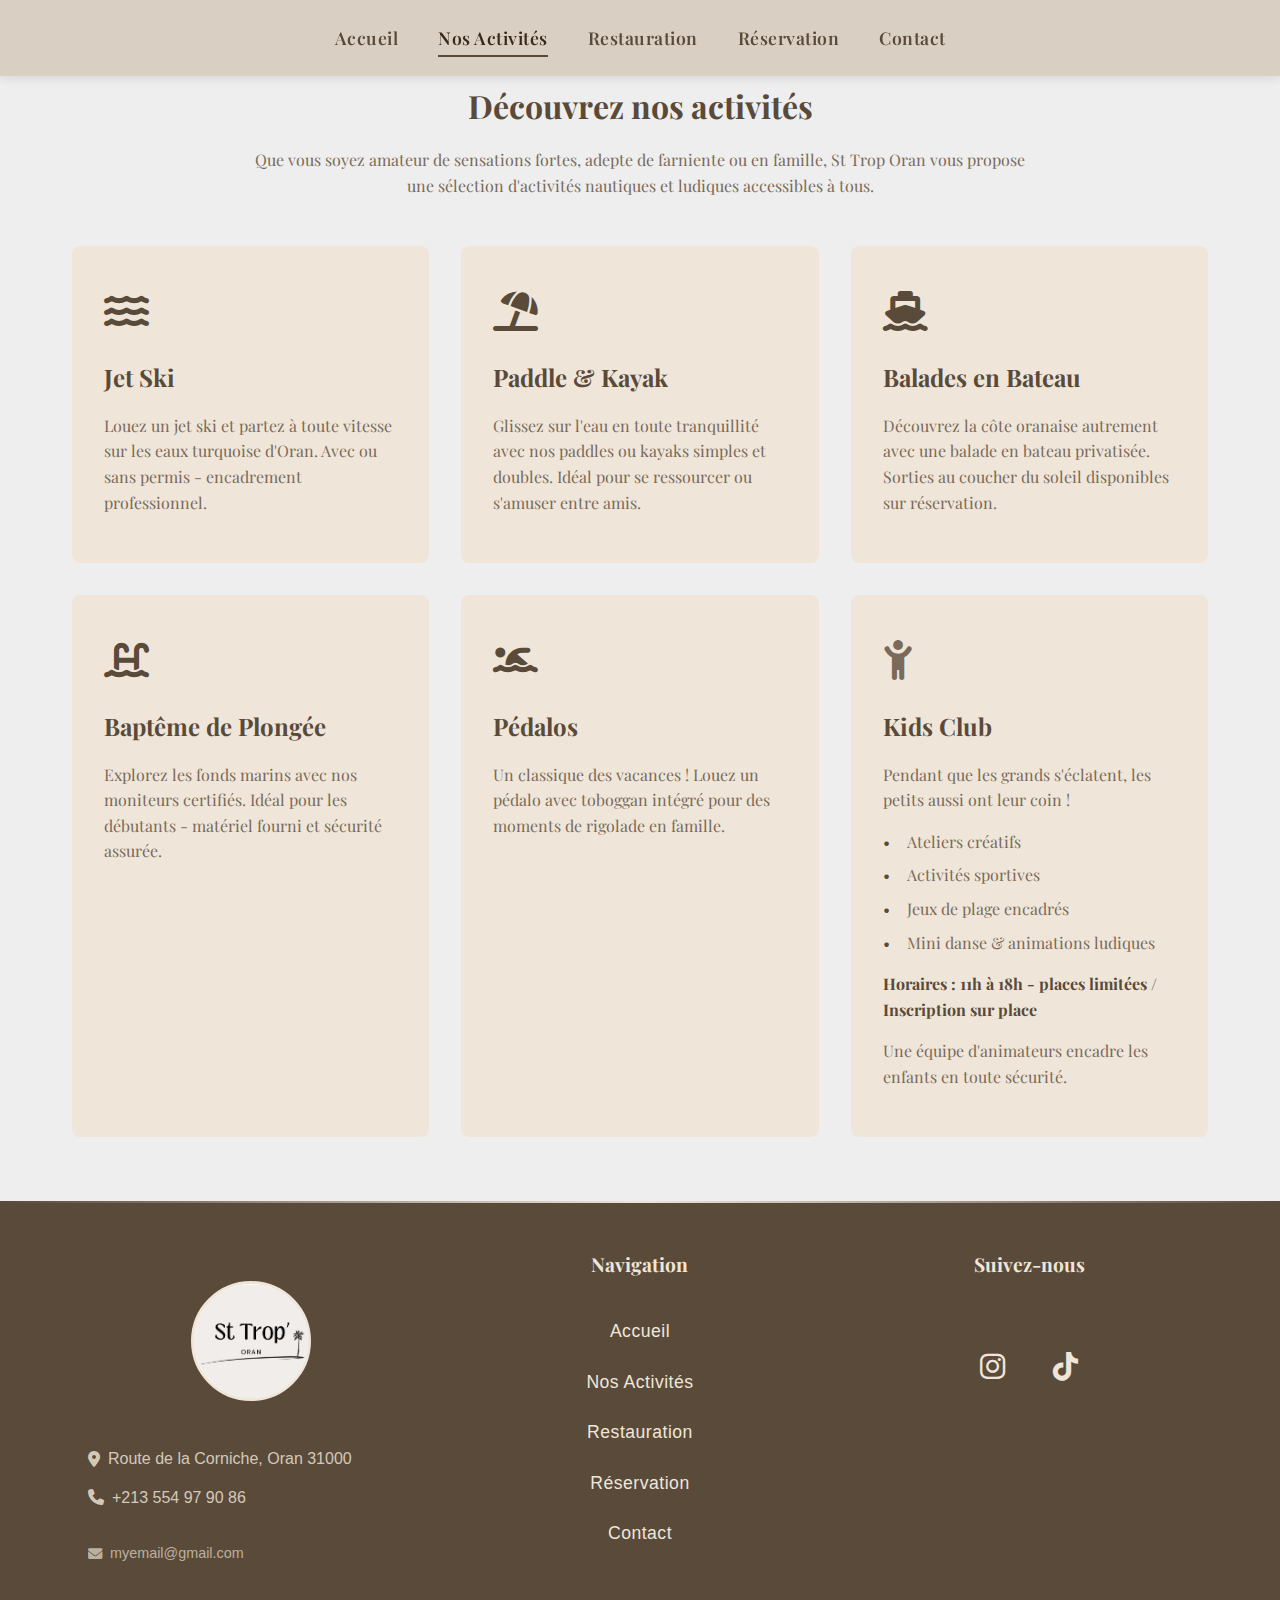
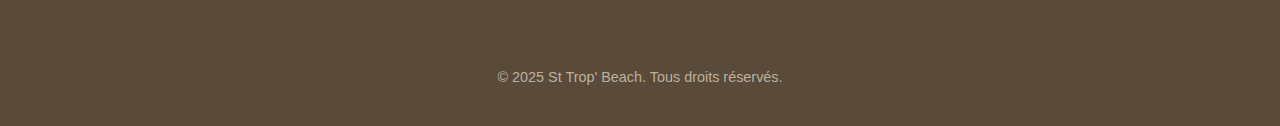
<file: about.html>
<!DOCTYPE html>
<html lang="fr">
<head>
    <meta charset="UTF-8">
    <meta name="viewport" content="width=device-width, initial-scale=1.0">
    <title>St Trop' Beach - Nos Activités</title>
    <link rel="stylesheet" href="stylesheet.css">
    <link rel="stylesheet" href="https://cdnjs.cloudflare.com/ajax/libs/font-awesome/6.7.2/css/all.min.css" integrity="sha512-Evv84Mr4kqVGRNSgIGL/F/aIDqQb7xQ2vcrdIwxfjThSH8CSR7PBEakCr51Ck+w+/U6swU2Im1vVX0SVk9ABhg==" crossorigin="anonymous" referrerpolicy="no-referrer" />
    <link href="https://fonts.googleapis.com/css2?family=Playfair+Display:wght@700&display=swap" rel="stylesheet">
</head>
<body>

    

    <header>


        <button class="mobile-nav-toggle" aria-controls="primary-navigation" aria-expanded="false">
            <i class="fas fa-bars"></i>
            <span class="sr-only">Menu</span>
        </button>
        <nav aria-label="Navigation principale"> 
            <ul id="primary-navigation" data-visible="false">
                <li><a href="index.html">Accueil</a></li>
                <li><a href="about.html" class="active">Nos Activités</a></li>
                <li><a href="restauration.html">Restauration</a></li>
                <li><a href="reservation.html">Réservation</a></li>
                <li><a href="contact.html">Contact</a></li>
            </ul>
        </nav>
    </header>

    <main>
        <section class="activites-container">
            <div class="intro-section">
                <h2>Découvrez nos activités</h2>
                <p>Que vous soyez amateur de sensations fortes, adepte de farniente ou en famille, St Trop Oran vous propose une sélection d'activités nautiques et ludiques accessibles à tous.</p>
            </div>

            <div class="activities-grid">
                <!-- Water Activities -->
                <div class="activity-card">
                    <div class="activity-icon">
                        <i class="fa-solid fa-water"></i>
                    </div>
                    <h3>Jet Ski</h3>
                    <p>Louez un jet ski et partez à toute vitesse sur les eaux turquoise d'Oran. Avec ou sans permis - encadrement professionnel.</p>
                </div>

                <div class="activity-card">
                    <div class="activity-icon">
                        <i class="fa-solid fa-umbrella-beach"></i>
                    </div>
                    <h3>Paddle & Kayak</h3>
                    <p>Glissez sur l'eau en toute tranquillité avec nos paddles ou kayaks simples et doubles. Idéal pour se ressourcer ou s'amuser entre amis.</p>
                </div>

                <div class="activity-card">
                    <div class="activity-icon">
                        <i class="fa-solid fa-ship"></i>
                    </div>
                    <h3>Balades en Bateau</h3>
                    <p>Découvrez la côte oranaise autrement avec une balade en bateau privatisée. Sorties au coucher du soleil disponibles sur réservation.</p>
                </div>

                <div class="activity-card">
                    <div class="activity-icon">
                        <i class="fa-solid fa-water-ladder"></i>
                    </div>
                    <h3>Baptême de Plongée</h3>
                    <p>Explorez les fonds marins avec nos moniteurs certifiés. Idéal pour les débutants - matériel fourni et sécurité assurée.</p>
                </div>

                <div class="activity-card">
                    <div class="activity-icon">
                        <i class="fa-solid fa-person-swimming"></i>
                    </div>
                    <h3>Pédalos</h3>
                    <p>Un classique des vacances ! Louez un pédalo avec toboggan intégré pour des moments de rigolade en famille.</p>
                </div>

                <!-- Kids Club -->
                <div class="activity-card kids-club">
                    <div class="activity-icon">
                        <i class="fa-solid fa-child-reaching"></i>
                    </div>
                    <h3>Kids Club</h3>
                    <p>Pendant que les grands s'éclatent, les petits aussi ont leur coin !</p>
                    <ul>
                        <li>Ateliers créatifs</li>
                        <li>Activités sportives</li>
                        <li>Jeux de plage encadrés</li>
                        <li>Mini danse & animations ludiques</li>
                    </ul>
                    <p class="schedule">Horaires : 11h à 18h - places limitées / Inscription sur place</p>
                    <p>Une équipe d'animateurs encadre les enfants en toute sécurité.</p>
                </div>
            </div>
        </section>
    </main>









<footer class="site-footer">
    <div class="footer-container">
        <!-- Left Column - Contact Info -->
        <div class="footer-column contact-info">
            <div class="logo">
                <img src="logo.jpg" alt="St Trop' Beach Logo">
            </div>
            <div class="contact-details">
                <p><i class="fa-solid fa-location-dot"></i> Route de la Corniche, Oran 31000</p>
                <p><i class="fa-solid fa-phone"></i> +213 554 97 90 86</p>
                <p><i class="fa-solid fa-envelope"></i> myemail@gmail.com</p>
            </div>
        </div>

        <!-- Middle Column - Navigation -->
        <div class="footer-column navigation">
            <h3>Navigation</h3>
            <nav>
                <ul>
                    <li><a href="index.html">Accueil</a></li>
                    <li><a href="about.html">Nos Activités</a></li>
                    <li><a href="restauration.html">Restauration</a></li>
                    <li><a href="reservation.html">Réservation</a></li>
                    <li><a href="contact.html">Contact</a></li>
                </ul>
            </nav>
        </div>

        <!-- Right Column - Social Media -->
        <div class="footer-column social-media">
            <h3>Suivez-nous</h3>
            <div class="social-icons">
                <a href="https://www.instagram.com/st.trop.oran/" aria-label="Instagram"><i class="fa-brands fa-instagram"></i></a>
                <a href="https://www.tiktok.com/@st.trop.oran" aria-label="TikTok"><i class="fa-brands fa-tiktok"></i></a>
            </div>
        </div>
    </div>

    <!-- Footer Bottom -->
    <div class="footer-bottom">
        <p>&copy; 2025 St Trop' Beach. Tous droits réservés.</p>
    </div>
</footer>










<script>
    // Mobile navigation toggle
    const primaryNav = document.querySelector('#primary-navigation');
    const navToggle = document.querySelector('.mobile-nav-toggle');
    
    navToggle.addEventListener('click', () => {
        const visibility = primaryNav.getAttribute('data-visible');
        
        if (visibility === "false") {
            primaryNav.setAttribute('data-visible', "true");
            navToggle.setAttribute('aria-expanded', "true");
            body.classList.add('menu-open');
        } else {
            primaryNav.setAttribute('data-visible', "false");
            navToggle.setAttribute('aria-expanded', "false");
            body.classList.remove('menu-open');
        }
    });

    document.querySelectorAll('#primary-navigation a').forEach(link => {
link.addEventListener('click', () => {
    primaryNav.setAttribute('data-visible', "false");
    navToggle.setAttribute('aria-expanded', "false");
    body.classList.remove('menu-open');
});
});


    // Header scroll behavior
    let lastScroll = 0;
    const header = document.querySelector('header');

    window.addEventListener('scroll', () => {
// Don't hide header if mobile menu is open
if (primaryNav.getAttribute('data-visible') === "true") return;

const currentScroll = window.scrollY;

if (currentScroll <= 0) {
    header.classList.remove('hide');
    return;
}

if (currentScroll > lastScroll && !header.classList.contains('hide')) {
    header.classList.add('hide');
} 
else if (currentScroll < lastScroll && header.classList.contains('hide')) {
    header.classList.remove('hide');
}

lastScroll = currentScroll;
});

    // Lazy load images with Intersection Observer if supported
    if ('IntersectionObserver' in window) {
        const lazyImages = document.querySelectorAll('img[loading="lazy"]');
        
        const imageObserver = new IntersectionObserver((entries) => {
            entries.forEach((entry) => {
                if (entry.isIntersecting) {
                    const img = entry.target;
                    img.src = img.dataset.src || img.src;
                    imageObserver.unobserve(img);
                }
            });
        });

        lazyImages.forEach((img) => {
            imageObserver.observe(img);
        });

        
    }


    
</script>
<div class="nav-backdrop"></div>
</body>
</html>
</file>
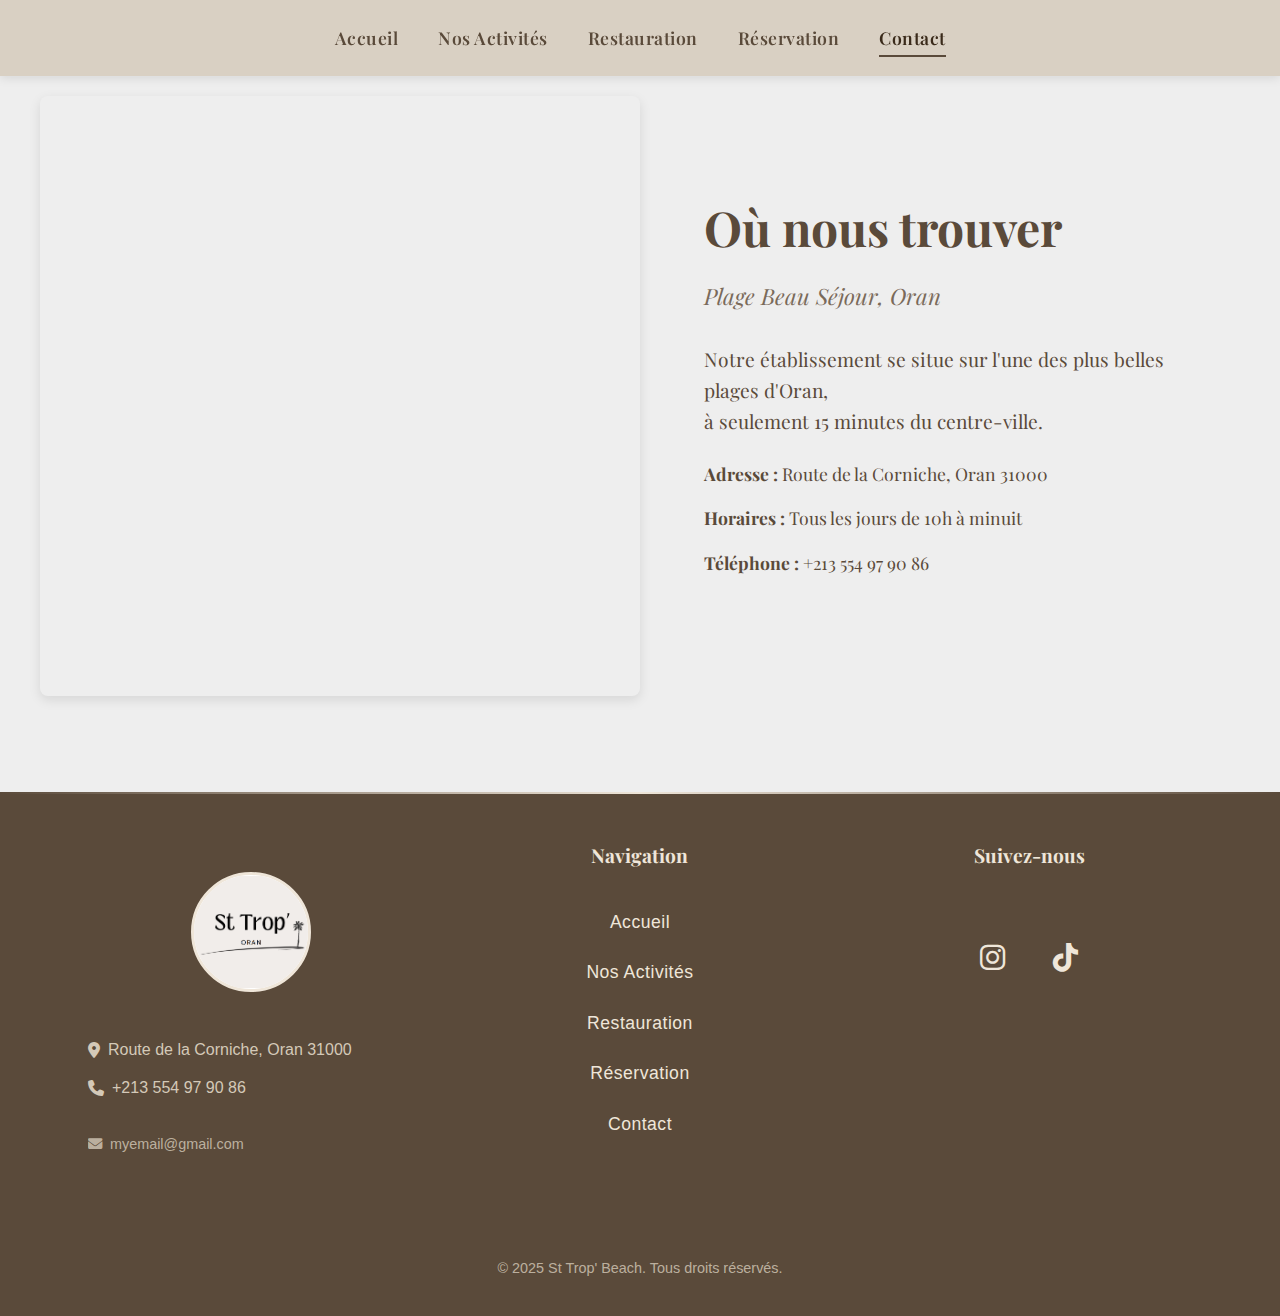
<file: contact.html>
<!DOCTYPE html>
<html lang="fr">
<head>
    <meta charset="UTF-8">
    <meta name="viewport" content="width=device-width, initial-scale=1.0">
    <title>St Trop' Beach - Contact</title>
    <link rel="stylesheet" href="stylesheet.css">
    
    <link rel="stylesheet" href="https://cdnjs.cloudflare.com/ajax/libs/font-awesome/6.7.2/css/all.min.css" integrity="sha512-Evv84Mr4kqVGRNSgIGL/F/aIDqQb7xQ2vcrdIwxfjThSH8CSR7PBEakCr51Ck+w+/U6swU2Im1vVX0SVk9ABhg==" crossorigin="anonymous" referrerpolicy="no-referrer" />
    <link href="https://fonts.googleapis.com/css2?family=Playfair+Display:wght@700&display=swap" rel="stylesheet">
</head>
<body>
    <header>

        <button class="mobile-nav-toggle" aria-controls="primary-navigation" aria-expanded="false">
            <i class="fas fa-bars"></i>
            <span class="sr-only">Menu</span>
        </button>
        <nav aria-label="Navigation principale">
            <ul id="primary-navigation" data-visible="false">
                <li><a href="index.html">Accueil</a></li>
                <li><a href="about.html">Nos Activités</a></li>
                <li><a href="restauration.html">Restauration</a></li>
                <li><a href="reservation.html">Réservation</a></li>
                <li><a href="contact.html" class="active">Contact</a></li>
            </ul>
        </nav>
    </header>

    
    <section class="location-section">
        <div class="location-content">
          <div class="location-map">
            <iframe 
              src="https://www.google.com/maps/embed?pb=!1m18!1m12!1m3!1d3237.657612980757!2d-0.7895095!3d35.7592194!2m3!1f0!2f0!3f0!3m2!1i1024!2i768!4f13.1!3m3!1m2!1s0xd7e9b981214eb67%3A0x6f26ab66265902d4!2sSt%20TROP%20BEACH!5e0!3m2!1sfr!2sdz!4v1745186996394!5m2!1sfr!2sdz"
              width="100%"
              height="100%"
              style="border:0;"
              allowfullscreen=""
              loading="lazy"
              referrerpolicy="no-referrer-when-downgrade">
            </iframe>
          </div>
          <div class="location-text">
            <h2>Où nous trouver</h2>
            <p class="sous-titre">Plage Beau Séjour, Oran</p>
            <p class="description">
              Notre établissement se situe sur l'une des plus belles plages d'Oran,<br>
              à seulement 15 minutes du centre-ville.
            </p>
            <div class="location-details">
              <p><strong>Adresse :</strong> Route de la Corniche, Oran 31000</p>
              <p><strong>Horaires :</strong> Tous les jours de 10h à minuit</p>
              <p><strong>Téléphone :</strong> +213 554 97 90 86</p>
            </div>
          </div>
        </div>
      </section>






   
      <script>
        // Mobile navigation toggle
        const primaryNav = document.querySelector('#primary-navigation');
        const navToggle = document.querySelector('.mobile-nav-toggle');
        
        navToggle.addEventListener('click', () => {
            const visibility = primaryNav.getAttribute('data-visible');
            
            if (visibility === "false") {
                primaryNav.setAttribute('data-visible', "true");
                navToggle.setAttribute('aria-expanded', "true");
                body.classList.add('menu-open');
            } else {
                primaryNav.setAttribute('data-visible', "false");
                navToggle.setAttribute('aria-expanded', "false");
                body.classList.remove('menu-open');
            }
        });

        document.querySelectorAll('#primary-navigation a').forEach(link => {
    link.addEventListener('click', () => {
        primaryNav.setAttribute('data-visible', "false");
        navToggle.setAttribute('aria-expanded', "false");
        body.classList.remove('menu-open');
    });
});


        // Header scroll behavior
        let lastScroll = 0;
        const header = document.querySelector('header');

        window.addEventListener('scroll', () => {
    // Don't hide header if mobile menu is open
    if (primaryNav.getAttribute('data-visible') === "true") return;
    
    const currentScroll = window.scrollY;

    if (currentScroll <= 0) {
        header.classList.remove('hide');
        return;
    }

    if (currentScroll > lastScroll && !header.classList.contains('hide')) {
        header.classList.add('hide');
    } 
    else if (currentScroll < lastScroll && header.classList.contains('hide')) {
        header.classList.remove('hide');
    }

    lastScroll = currentScroll;
});

        // Lazy load images with Intersection Observer if supported
        if ('IntersectionObserver' in window) {
            const lazyImages = document.querySelectorAll('img[loading="lazy"]');
            
            const imageObserver = new IntersectionObserver((entries) => {
                entries.forEach((entry) => {
                    if (entry.isIntersecting) {
                        const img = entry.target;
                        img.src = img.dataset.src || img.src;
                        imageObserver.unobserve(img);
                    }
                });
            });

            lazyImages.forEach((img) => {
                imageObserver.observe(img);
            });

            
        }


        
</script>
<div class="nav-backdrop"></div>
    






    <footer class="site-footer">
      <div class="footer-container">
          <!-- Left Column - Contact Info -->
          <div class="footer-column contact-info">
              <div class="logo">
                  <img src="logo.jpg" alt="St Trop' Beach Logo">
              </div>
              <div class="contact-details">
                  <p><i class="fa-solid fa-location-dot"></i> Route de la Corniche, Oran 31000</p>
                  <p><i class="fa-solid fa-phone"></i> +213 554 97 90 86</p>
                  <p><i class="fa-solid fa-envelope"></i> myemail@gmail.com</p>
              </div>
          </div>
  
          <!-- Middle Column - Navigation -->
          <div class="footer-column navigation">
              <h3>Navigation</h3>
              <nav>
                  <ul>
                      <li><a href="index.html">Accueil</a></li>
                      <li><a href="about.html">Nos Activités</a></li>
                      <li><a href="restauration.html">Restauration</a></li>
                      <li><a href="reservation.html">Réservation</a></li>
                      <li><a href="contact.html">Contact</a></li>
                  </ul>
              </nav>
          </div>
  
          <!-- Right Column - Social Media -->
          <div class="footer-column social-media">
              <h3>Suivez-nous</h3>
              <div class="social-icons">
                <a href="https://www.instagram.com/st.trop.oran/" aria-label="Instagram"><i class="fa-brands fa-instagram"></i></a>
                <a href="https://www.tiktok.com/@st.trop.oran" aria-label="TikTok"><i class="fa-brands fa-tiktok"></i></a>
            
              </div>
          </div>
      </div>
  
      <!-- Footer Bottom -->
      <div class="footer-bottom">
          <p>&copy; 2025 St Trop' Beach. Tous droits réservés.</p>
      </div>
  </footer>




</body>

</html>
</file>
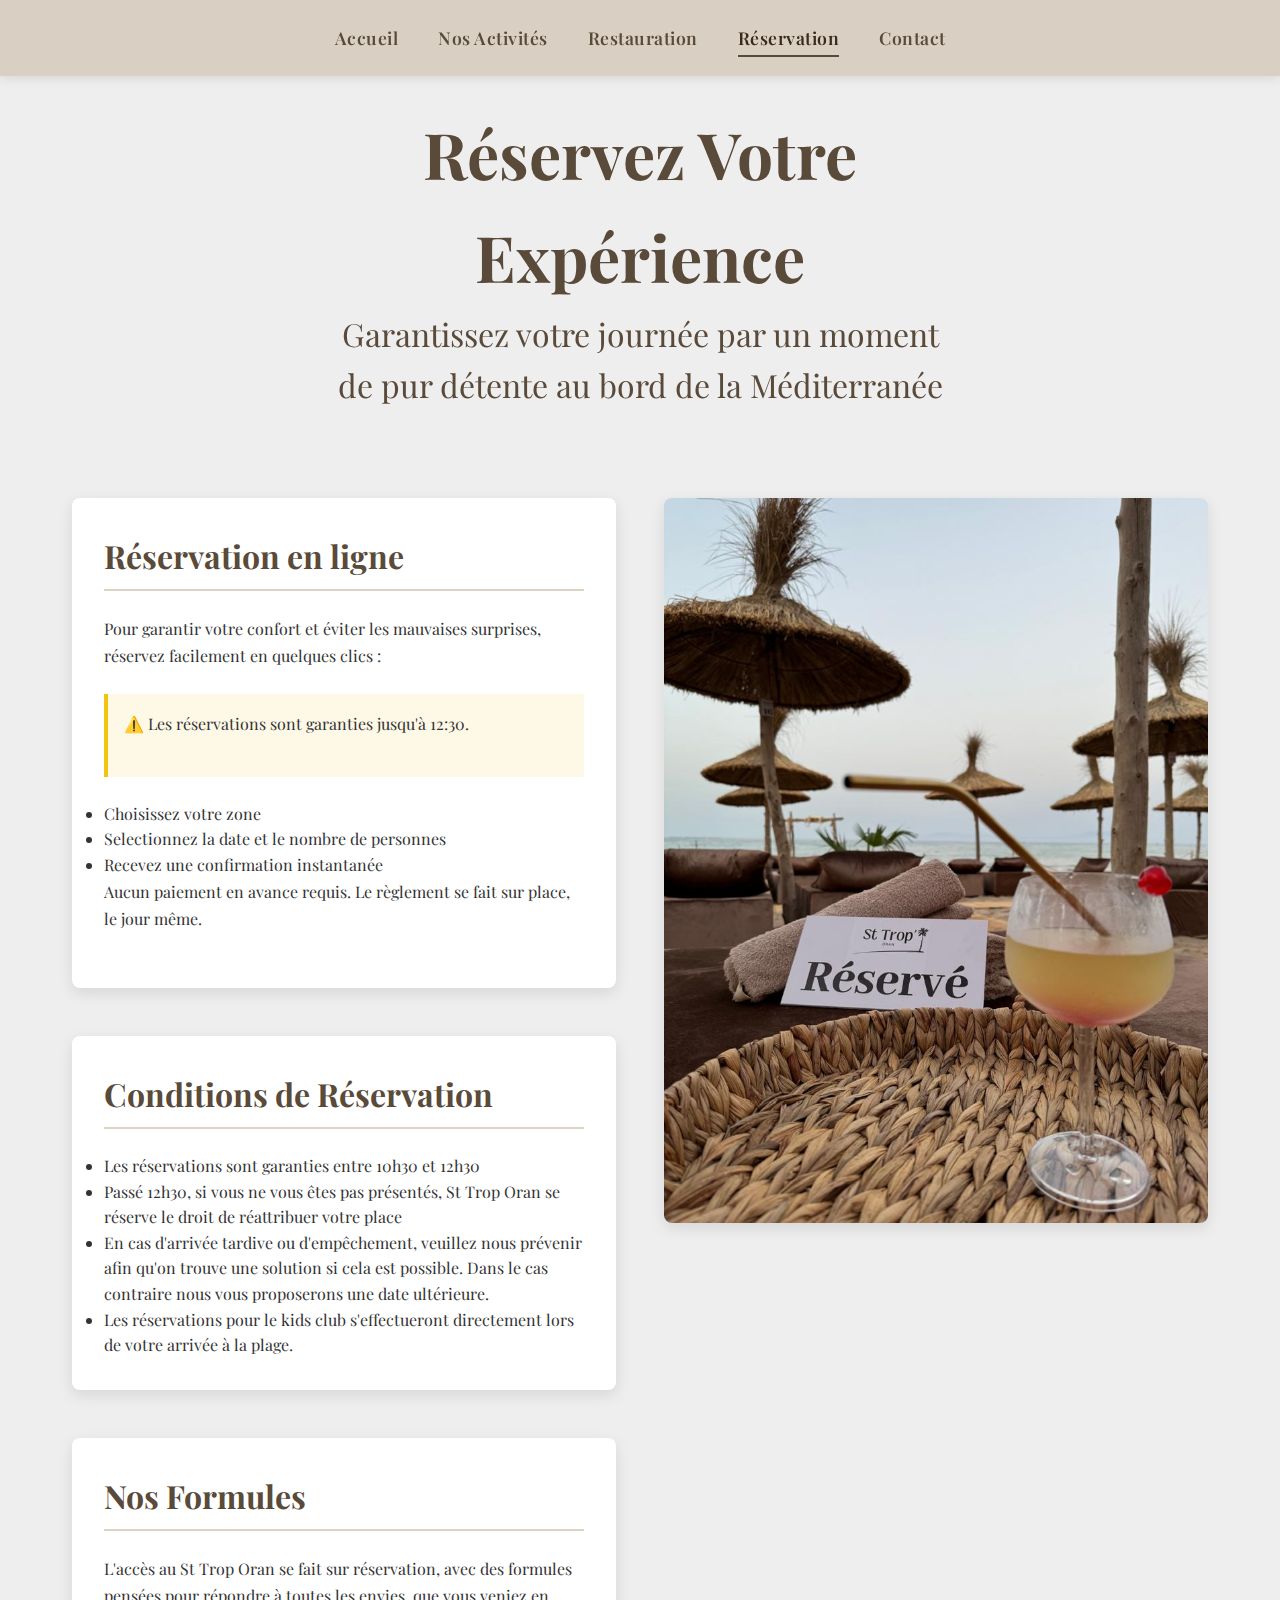
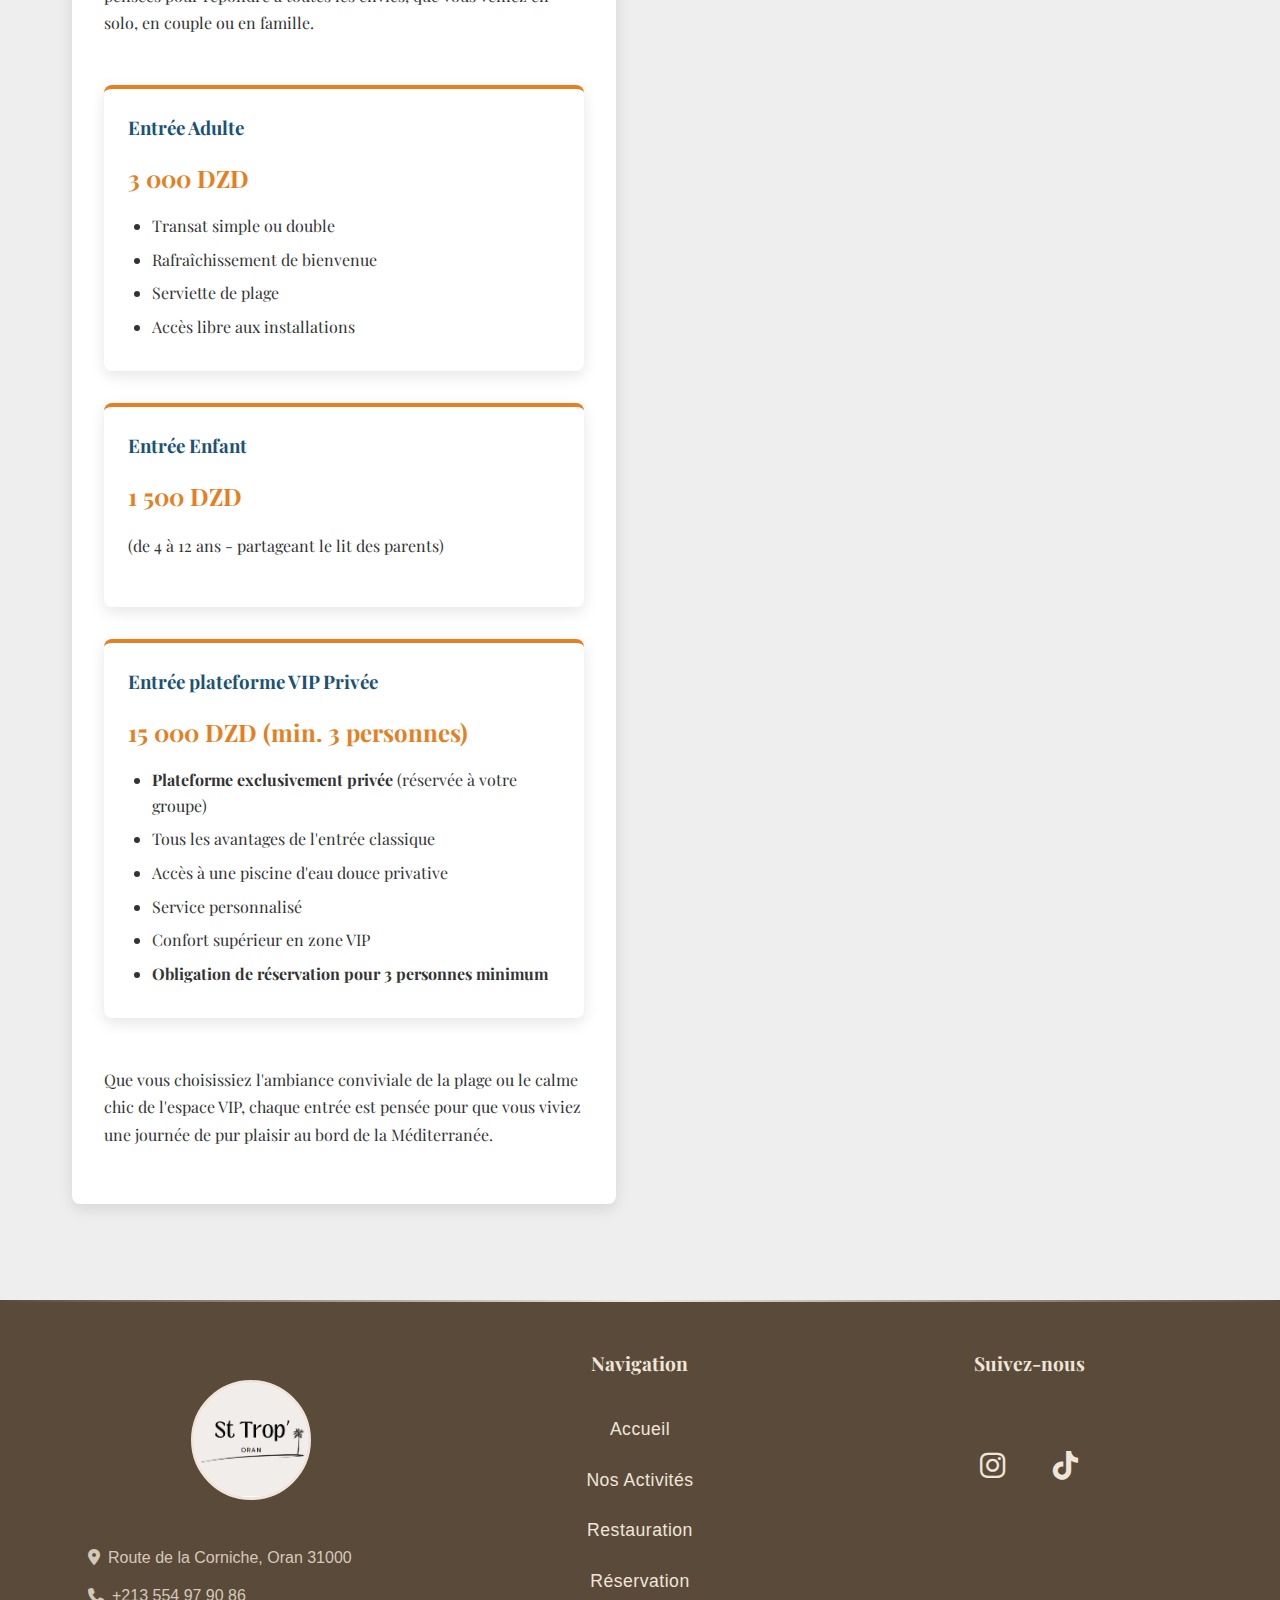
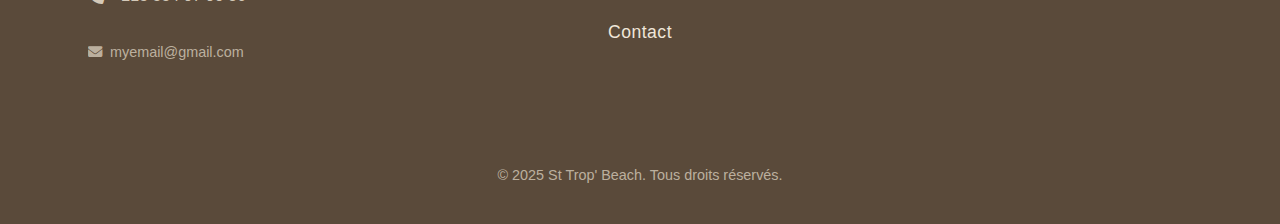
<file: reservation.html>
<!DOCTYPE html>
<html lang="fr">
<head>
    <meta charset="UTF-8">
    <meta name="viewport" content="width=device-width, initial-scale=1.0">
    <title>St Trop' Beach - Réservation</title>
    <link rel="stylesheet" href="stylesheet.css">
    
    <link rel="stylesheet" href="https://cdnjs.cloudflare.com/ajax/libs/font-awesome/6.7.2/css/all.min.css" integrity="sha512-Evv84Mr4kqVGRNSgIGL/F/aIDqQb7xQ2vcrdIwxfjThSH8CSR7PBEakCr51Ck+w+/U6swU2Im1vVX0SVk9ABhg==" crossorigin="anonymous" referrerpolicy="no-referrer" />
    <link href="https://fonts.googleapis.com/css2?family=Playfair+Display:wght@700&display=swap" rel="stylesheet">
</head>
<body>
    <header>

        <button class="mobile-nav-toggle" aria-controls="primary-navigation" aria-expanded="false">
            <i class="fas fa-bars"></i>
            <span class="sr-only">Menu</span>
        </button>
        <nav aria-label="Navigation principale">
            <ul id="primary-navigation" data-visible="false">
                <li><a href="index.html">Accueil</a></li>
                <li><a href="about.html">Nos Activités</a></li>
                <li><a href="restauration.html">Restauration</a></li>
                <li><a href="reservation.html" class="active">Réservation</a></li>
                <li><a href="contact.html">Contact</a></li>
            </ul>
        </nav>
    </header>






    <main>
        <section class="reservation-hero">
            <div class="hero-content">
                <h1>Réservez Votre Expérience</h1>
                <p>Garantissez votre journée par un moment de pur détente au bord de la Méditerranée</p>
            </div>
        </section>

        <section class="reservation-container">
            <div class="reservation-content">
                <div class="info-section">
                    <h2>Réservation en ligne</h2>
                    <p>Pour garantir votre confort et éviter les mauvaises surprises, réservez facilement en quelques clics :</p>
                    
                    <div class="warning-note">
                        <p>⚠️ Les réservations sont garanties jusqu'à 12:30.</p>
                    </div>
                    
                    <ul>
                        <li>Choisissez votre zone</li>
                        <li>Selectionnez la date et le nombre de personnes</li>
                        <li>Recevez une confirmation instantanée</li>
                    </ul>
                    
                    <p>Aucun paiement en avance requis. Le règlement se fait sur place, le jour même.</p>
                </div>

                <div class="info-section">
                    <h2>Conditions de Réservation</h2>
                    <ul>
                        <li>Les réservations sont garanties entre 10h30 et 12h30</li>
                        <li>Passé 12h30, si vous ne vous êtes pas présentés, St Trop Oran se réserve le droit de réattribuer votre place</li>
                        <li>En cas d'arrivée tardive ou d'empêchement, veuillez nous prévenir afin qu'on trouve une solution si cela est possible. Dans le cas contraire nous vous proposerons une date ultérieure.</li>
                        <li>Les réservations pour le kids club s'effectueront directement lors de votre arrivée à la plage.</li>
                    </ul>
                </div>

                <div class="info-section">
                    <h2>Nos Formules</h2>
                    <p>L'accès au St Trop Oran se fait sur réservation, avec des formules pensées pour répondre à toutes les envies, que vous veniez en solo, en couple ou en famille.</p>
                    
                    <div class="price-cards">
                        <div class="price-card">
                            <h3>Entrée Adulte</h3>
                            <div class="price">3 000 DZD</div>
                            <ul>
                                <li>Transat simple ou double</li>
                                <li>Rafraîchissement de bienvenue</li>
                                <li>Serviette de plage</li>
                                <li>Accès libre aux installations</li>
                            </ul>
                        </div>
                        
                        <div class="price-card">
                            <h3>Entrée Enfant</h3>
                            <div class="price">1 500 DZD</div>
                            <p>(de 4 à 12 ans - partageant le lit des parents)</p>
                        </div>
                        <div class="price-card">
                            <h3>Entrée plateforme VIP <span class="private-badge">Privée</span></h3>
                            <div class="price">15 000 DZD <span class="group-note">(min. 3 personnes)</span></div>
                            <ul>
                                <li><strong>Plateforme exclusivement privée</strong> (réservée à votre groupe)</li>
                                <li>Tous les avantages de l'entrée classique</li>
                                <li>Accès à une piscine d'eau douce privative</li>
                                <li>Service personnalisé</li>
                                <li>Confort supérieur en zone VIP</li>
                                <li><strong>Obligation de réservation pour 3 personnes minimum</strong></li>
                            </ul>
                        </div>
                    </div>
                    
                    <p>Que vous choisissiez l'ambiance conviviale de la plage ou le calme chic de l'espace VIP, chaque entrée est pensée pour que vous viviez une journée de pur plaisir au bord de la Méditerranée.</p>
                </div>
            </div>
            
            <div class="reservation-image">
                <img src="reservation.jpg" alt="Espace VIP du St Trop Oran avec transats face à la mer" loading="lazy">
            </div>
        </section>
    </main>






    <footer class="site-footer">
        <div class="footer-container">
            <!-- Left Column - Contact Info -->
            <div class="footer-column contact-info">
                <div class="logo">
                    <img src="logo.jpg" alt="St Trop' Beach Logo">
                </div>
                <div class="contact-details">
                    <p><i class="fa-solid fa-location-dot"></i> Route de la Corniche, Oran 31000</p>
                    <p><i class="fa-solid fa-phone"></i> +213 554 97 90 86</p>
                    <p><i class="fa-solid fa-envelope"></i> myemail@gmail.com</p>
                </div>
            </div>
    
            <!-- Middle Column - Navigation -->
            <div class="footer-column navigation">
                <h3>Navigation</h3>
                <nav>
                    <ul>
                        <li><a href="index.html">Accueil</a></li>
                        <li><a href="about.html">Nos Activités</a></li>
                        <li><a href="restauration.html">Restauration</a></li>
                        <li><a href="reservation.html">Réservation</a></li>
                        <li><a href="contact.html">Contact</a></li>
                    </ul>
                </nav>
            </div>
    
            <!-- Right Column - Social Media -->
            <div class="footer-column social-media">
                <h3>Suivez-nous</h3>
                <div class="social-icons">
                    <a href="https://www.instagram.com/st.trop.oran/" aria-label="Instagram"><i class="fa-brands fa-instagram"></i></a>
                    <a href="https://www.tiktok.com/@st.trop.oran" aria-label="TikTok"><i class="fa-brands fa-tiktok"></i></a>    
                </div>
            </div>
        </div>
    
        <!-- Footer Bottom -->
        <div class="footer-bottom">
            <p>&copy; 2025 St Trop' Beach. Tous droits réservés.</p>
        </div>
    </footer>





    <script>
        // Mobile navigation toggle
        const primaryNav = document.querySelector('#primary-navigation');
        const navToggle = document.querySelector('.mobile-nav-toggle');
        
        navToggle.addEventListener('click', () => {
            const visibility = primaryNav.getAttribute('data-visible');
            
            if (visibility === "false") {
                primaryNav.setAttribute('data-visible', "true");
                navToggle.setAttribute('aria-expanded', "true");
                body.classList.add('menu-open');
            } else {
                primaryNav.setAttribute('data-visible', "false");
                navToggle.setAttribute('aria-expanded', "false");
                body.classList.remove('menu-open');
            }
        });

        document.querySelectorAll('#primary-navigation a').forEach(link => {
    link.addEventListener('click', () => {
        primaryNav.setAttribute('data-visible', "false");
        navToggle.setAttribute('aria-expanded', "false");
        body.classList.remove('menu-open');
    });
});


        // Header scroll behavior
        let lastScroll = 0;
        const header = document.querySelector('header');

        window.addEventListener('scroll', () => {
    // Don't hide header if mobile menu is open
    if (primaryNav.getAttribute('data-visible') === "true") return;
    
    const currentScroll = window.scrollY;

    if (currentScroll <= 0) {
        header.classList.remove('hide');
        return;
    }

    if (currentScroll > lastScroll && !header.classList.contains('hide')) {
        header.classList.add('hide');
    } 
    else if (currentScroll < lastScroll && header.classList.contains('hide')) {
        header.classList.remove('hide');
    }

    lastScroll = currentScroll;
});

        // Lazy load images with Intersection Observer if supported
        if ('IntersectionObserver' in window) {
            const lazyImages = document.querySelectorAll('img[loading="lazy"]');
            
            const imageObserver = new IntersectionObserver((entries) => {
                entries.forEach((entry) => {
                    if (entry.isIntersecting) {
                        const img = entry.target;
                        img.src = img.dataset.src || img.src;
                        imageObserver.unobserve(img);
                    }
                });
            });

            lazyImages.forEach((img) => {
                imageObserver.observe(img);
            });

            
        }


        
</script>
<div class="nav-backdrop"></div>
    





</body>

</html>
</file>
<file: stylesheet.css>
/* ===== BASE STYLES ===== */
:root {
    --primary-color: #EFE6D9;
    --secondary-color: #5A4A3A;
    --accent-color: #d4c9b8ce;
    --text-color: #333;
    --light-text: #7A6A5A;
  }
  
  * {
    margin: 0;
    padding: 0;
    box-sizing: border-box;
  }
  
  html {
    scroll-behavior: smooth;
  }
  
  body {
    background-color: #eee;
    font-family: 'Playfair Display', serif;
    color: var(--text-color);
    line-height: 1.6;
  }
  
  header {
    background: var(--accent-color); /* Semi-transparent white */
    box-shadow: 0 2px 10px rgba(0, 0, 0, 0.1);
    transition: transform 0.3s ease-in-out;
    padding: 1.5rem 2rem;
    position: fixed;
    width: 100%;
    top: 0;
    z-index: 1000;
  }
  
  nav ul {
    display: flex;
    justify-content: center;
    list-style: none;
    gap: 2.5rem;
  }
  
  nav a {
    text-decoration: none;
    color: var(--secondary-color);
    font-weight: 600;
    font-size: 1.1rem;
    letter-spacing: 0.5px;
    transition: color 0.3s ease;
    position: relative;
    padding: 0.5rem 0;
  }
  
  nav a:hover {
    color: #3A2A1A;
  }
    
  nav a.active::after {
    content: '';
    position: absolute;
    bottom: 0;
    left: 0;
    width: 100%;
    height: 2px;
    background-color: var(--secondary-color);
  }
  

  nav a.active {
    color: #3A2A1A;
    background-color: none;
}

/* Hide class for scroll behavior */
header.hide {
    transform: translateY(-100%);
}

  /* ===== HERO SECTION ===== */
  .hero {
    position: relative;
    width: 100%;
    height: 100vh;
    overflow: hidden;
    display: flex;
    align-items: center;
    justify-content: center;
    text-align: center;
    color: white;
    margin-top: 0px; /* Offset for fixed header */
  }
  
  .hero::before {
    content: "";
    background-size: cover;
    background-position: center;
    position: absolute;
    top: 0;
    left: 0;
    width: 100%;
    height: 100%;
    z-index: -1;
    filter: brightness(0.7);
  }
  
  .hero-content {
    color: white;
    font-size: 2rem;
    max-width: 800px;
    padding: 6rem;
    padding-top: 10rem;
    z-index: 1;
    animation: fadeInUp 1s ease-out;
    
  }
  
  .hero h1 {
    font-family: 'Playfair Display', serif;
    font-size: 4.5rem;
    margin-bottom: 1.5rem;
    line-height: 1.2;
    text-shadow: 1px 1px 3px rgba(0, 0, 0, 0.3);
  }
  
  .hero p {
    font-size: 1.8rem;
    margin-bottom: 2.5rem;
    text-shadow: 1px 1px 2px rgba(0, 0, 0, 0.3);
  }
  
  .btn {
    display: inline-block;
    background-color: var(--secondary-color);
    color: var(--primary-color);
    padding: 1rem 2.5rem;
    text-decoration: none;
    border-radius: 30px;
    font-size: 1.2rem;
    font-weight: 600;
    transition: all 0.3s ease;
    border: 2px solid transparent;
    letter-spacing: 0.5px;
  }
  
  .btn:hover {
    cursor: pointer;
    background-color: transparent;
    color: white;
    border-color: white;
    transform: translateY(-3px);
    box-shadow: 0 5px 15px rgba(0, 0, 0, 0.2);
  }































  .terrasse-section{
    margin-bottom: 60px;
    background-color: #eeeeee;
      overflow: hidden; /* Prevent scrolling within sections */
      width: 100%;
      padding: 2rem 0;
  }
  
  .terrasse-content{
      display: flex;
      align-items: flex-start;
      justify-content: space-between;
      max-width: 1200px;
      margin: 0 auto;
      padding: 0 1rem;
      gap: 2rem;   
     }

     .terrasse-content {
      flex-direction: row-reverse;
  }
  
  /* Image Container - 65% width */
  .terrasse-image {
    flex: 1;
    min-width: 60%;
    height: 100%;
    display: flex;
    align-items: flex-start;
  }
  
  .terrasse-image img{
      width: 100%;
      height: auto;
      object-fit: cover;
      max-height: 100%;
  }
  
.terrasse-heading{
  order: 1;
}
  
  /* Text Container - 35% width */
  .terrasse-text {
      min-width: 40%; /* Precise width instead of flex:1 */
      flex: 1;
  }
  
  /* ===== CONSERVED YOUR EXACT TEXT STYLES ===== */
  .terrasse-text h2{
      font-size: 3.5rem;
      color: #5A4A3A;
      margin-bottom: 1.5rem;
      font-family: 'Playfair Display', serif;
      line-height: 1.2;
  }
  
  .terrasse-text .sous-titre {
    order: 3;
      font-size: 1.5rem;
      color: #7A6A5A;
      margin-bottom: 2rem;
      font-style: italic;
      font-family: 'Playfair Display', serif;
  }
  
  .terrasse-text .description{
      font-size: 1.2rem;
      line-height: 1.8;
      color: #5A4A3A;
      margin-bottom: 3rem;
  }
  


/* Add this to your CSS */
.beach-cta {
    background-color: #eee;
    width: 100%;
    position: relative;
    margin-bottom: 0;
  }
  
  

/* Add inner shadow to beach image */
.beach-image-wrapper {
    width: 100%;
    height: 95vh;
    position: relative;
    overflow: hidden; /* Ensures shadow stays contained */
  }

  
  /* Ensure text stays above shadow */
  .beach-overlay {
    position: absolute;
    top: 0;
    left: 0;
    width: 100%;
    height: 100%;
    display: flex;
    justify-content: center;
    align-items: center;
    text-align: center;
    z-index: 2;
    padding: 0 2rem;
  }



  
  .beach-image-wrapper img {
    width: 100%;
    height: 100%;
    object-fit: cover;
    filter: brightness(0.7); /* Darkens the image */
  }

  
  .beach-title {
    font-family: 'Playfair Display', serif;
    font-size: 3.5rem;
    color: white;
    text-shadow: 2px 2px 8px rgba(0, 0, 0, 0.5);
    line-height: 1.3;
    letter-spacing: 1px;
  }




@media (max-width: 767px) {
    .beach-cta {
        margin-bottom: 0;
    }
    
    .beach-title {
        font-size: 2.5rem;
    }
    
    .location-section {
        padding: 4rem 1rem; /* Adjusted mobile padding */
    }
    
    .location-content {
        flex-direction: column;
        height: auto;
    }
    
    .location-text {
        width: 100%;
        padding: 0;
        order: 1;
        margin-bottom: 2rem;
    }
    
    .location-map {
        width: 100%;
        height: 400px;
        order: 2;
    }
    
    /* Typography adjustments */
    .location-text h2 {
        font-size: 2rem;
    }
    
    .location-text .sous-titre {
        font-size: 1.2rem;
    }
    
    .location-text .description,
    .location-details p {
        font-size: 1rem;
    }
}

/* ===== SMALL MOBILE (480px and below) ===== */
@media (max-width: 480px) {
    .beach-title {
        font-size: 2rem;
    }
    
    .location-section {
        padding: 3rem 1rem;
    }
    
    .location-map {
        height: 300px;
    }
}



/*restauration css*/

/* Menu Styling */
.menu-category {
    margin-bottom: 3rem;
}

.menu-category h3 {
    font-family: 'Playfair Display', serif;
    color: #5A4A3A;
    font-size: 2rem;
    border-bottom: 2px solid #D4C9B8;
    padding-bottom: 0.5rem;
    margin-bottom: 1.5rem;
}

.menu-item {
    margin-bottom: 1.5rem;
}

.menu-item h4 {
    font-size: 1.4rem;
    color: #5A4A3A;
    margin-bottom: 0.5rem;
    display: flex;
    justify-content: space-between;
}

.menu-item p {
    font-size: 1.1rem;
    color: #7A6A5A;
    font-style: italic;
    margin-left: 1rem;
}

.price {
    font-weight: 600;
    color: #5A4A3A;
}

/* Pairing Section */
.pairing {
    background-color: rgba(212, 201, 184, 0.2);
    padding: 2rem;
    border-radius: 10px;
    margin: 3rem 0;
}

/* Chef's Special */
.chef-special {
    text-align: center;
    padding: 2rem;
}

.chef-special img {
    width: 100%;
    max-height: 400px;
    object-fit: cover;
    border-radius: 10px;
    margin-top: 1rem;
}






/* ===== BASE STYLES ===== */
.algeria-section,
.terrasse-section {
  width: 100%;
  padding: 4rem 1rem;
  background-color: #eeeeee;
  box-sizing: border-box;
}

/* ===== DESKTOP LAYOUT ===== */
.algeria-content,
.terrasse-content {
  display: flex;
  align-items: flex-start;
  max-width: 1200px;
  margin: 0 auto;
  gap: 3rem;
}

/* First section - image on right */
.algeria-content {
  flex-direction: row;
}

/* Second section - image on left */
.terrasse-content {
  flex-direction: row-reverse;
}

/* Image containers */
.algeria-image,
.terrasse-image {
  flex: 0 0 60%;
}

.algeria-image img,
.terrasse-image img {
  width: 100%;
  height: auto;
  object-fit: cover;
  border-radius: 8px;
  box-shadow: 0 4px 12px rgba(0, 0, 0, 0.1);
}

/* Text containers */
.algeria-text,
.terrasse-text {
  flex: 1;
}

/* Typography */
.algeria-text h2,
.terrasse-text h2 {
  font-family: 'Playfair Display', serif;
  font-size: 3rem;
  color: #5A4A3A;
  margin-bottom: 1.5rem;
  line-height: 1.2;
}

.algeria-text .sous-titre,
.terrasse-text .sous-titre {
  font-family: 'Playfair Display', serif;
  font-size: 1.4rem;
  color: #7A6A5A;
  font-style: italic;
  margin-bottom: 2rem;
  line-height: 1.4;
}

.algeria-text .description,
.terrasse-text .description {
  font-size: 1.2rem;
  line-height: 1.6;
  color: #5A4A3A;
  margin-bottom: 1.5rem;
}

/* ===== MOBILE LAYOUT (767px and below) ===== */
@media (max-width: 767px) {
  .algeria-section,
  .terrasse-section {
    padding: 2rem 1rem;
    display: block;
  }
  
  .algeria-content,
  .terrasse-content {
    display: block;
  }

  /* Text content comes first */
  .algeria-text,
  .terrasse-text {
    width: 100%;
    display: block;
  }

  /* Image comes last */
  .algeria-image,
  .terrasse-image {
    width: 100%;
    display: block;
    margin-top: 2rem;
  }

  /* Image styling */
  .algeria-image img,
  .terrasse-image img {
    width: 100%;
    max-height: 300px;
  }

  /* Typography adjustments */
  .algeria-text h2,
  .terrasse-text h2 {
    font-size: 2rem;
    margin-bottom: 1rem;

  }

  .algeria-text .sous-titre,
  .terrasse-text .sous-titre {
    font-size: 1.2rem;
    margin-bottom: 1.5rem;

  }

  .algeria-text .description,
  .terrasse-text .description {
    font-size: 1rem;
    margin-bottom: 0;
    order: 1;

  }
}




        /* Additional styles specific to reservation page */
        .reservation-hero {
          background-image: url("images/reservation-home.jpg") center/cover no-repeat;
          height: 50vh;
          display: flex;
          align-items: center;
          justify-content: center;
          text-align: center;
          color: white;
      }


        .reservation-hero .hero-content{
          color: var(--secondary-color);
          padding-top: 10rem;
          max-width: 800px;
          border-radius: 5px;
        }


      .reservation-container {
          display: flex;
          max-width: 1200px;
          margin: 3rem auto;
          padding: 0 2rem;
          gap: 3rem;
          align-items: flex-start;
      }

      .reservation-content {
          flex: 1;
      }

      .reservation-image {
          flex: 1;
          border-radius: 8px;
          overflow: hidden;
          box-shadow: 0 5px 15px rgba(0,0,0,0.1);
          position: sticky;
          top: 20px;
      }

      .reservation-image img {
          width: 100%;
          height: auto;
          display: block;
      }

      .info-section {
          background-color: white;
          padding: 2rem;
          border-radius: 8px;
          box-shadow: 0 5px 15px rgba(0,0,0,0.1);
          margin-bottom: 2rem;
      }

      .price-cards {
          display: grid;
          grid-template-columns: repeat(auto-fit, minmax(300px, 1fr));
          gap: 2rem;
          margin: 3rem 0;
      }

      .price-card {
          background-color: white;
          padding: 1.5rem;
          border-radius: 8px;
          box-shadow: 0 5px 15px rgba(0,0,0,0.1);
          border-top: 4px solid #e67e22;
      }

      .price-card h3 {
          color: #1a5276;
          margin-bottom: 1rem;
      }

      .price-card .price {
          font-size: 1.5rem;
          font-weight: bold;
          color: #e67e22;
          margin: 1rem 0;
      }

      .price-card ul {
          padding-left: 1.5rem;
      }

      .price-card li {
          margin-bottom: 0.5rem;
      }

      .warning-note {
          background-color: #fef9e7;
          border-left: 4px solid #f1c40f;
          padding: 1rem;
          margin: 1.5rem 0;
      }






      @media (max-width: 767px) {
        .price-cards {
            display: flex;
            flex-direction: column;
            align-items: center; /* Center cards horizontally */
            gap: 1.5rem;
        }
        
        .price-card {
            width: 100%;
            max-width: 350px; /* Prevent cards from getting too wide */
            margin: 0 auto; /* Center each card */
        }
        
        .price-card h3,
        .price-card .price,
        .price-card p {
            text-align: center;
        }
        
        .price-card ul {
            padding-left: 1rem;
        }
    }
    
    /* ===== SMALL MOBILE ADJUSTMENTS (below 480px) ===== */
    @media (max-width: 479px) {
        .price-card {
            max-width: 100%;
            padding: 1.2rem;
        }
        
        .price-card .price {
            font-size: 1.3rem;
        }
    }
















/* ===== LOCATION SECTION ===== */
.location-section {
  padding: 6rem 1rem;
  width: 100%;
  background-color: #eeeeee;
  box-sizing: border-box;
  margin-top: 0;
}

.location-content {
  display: flex;
  max-width: 1200px;
  margin: 0 auto;
  height: 600px; /* Fixed height for desktop */
}

.location-map {
  width: 50%;
  height: 100%;
}

.location-map iframe {
  width: 100%;
  height: 100%;
  border: none;
  border-radius: 8px;
  box-shadow: 0 4px 12px rgba(0, 0, 0, 0.1);
}

.location-text {
  width: 50%;
  padding: 0 4rem;
  display: flex;
  flex-direction: column;
  justify-content: center;
}

.location-text h2 {
  font-family: 'Playfair Display', serif;
  font-size: 3rem;
  color: #5A4A3A;
  margin-bottom: 1.5rem;
  line-height: 1.2;
}

.location-text .sous-titre {
  font-family: 'Playfair Display', serif;
  font-size: 1.4rem;
  color: #7A6A5A;
  font-style: italic;
  margin-bottom: 2rem;
  line-height: 1.4;
}

.location-text .description {
  font-size: 1.2rem;
  line-height: 1.6;
  color: #5A4A3A;
  margin-bottom: 1.5rem;
}

.location-details p {
  font-size: 1.1rem;
  color: #5A4A3A;
  margin-bottom: 1rem;
  line-height: 1.6;
}

.location-details a {
  color: #5A4A3A;
  text-decoration: none;
  transition: color 0.3s ease;
}

.location-details a:hover {
  color: #3A2A1A;
  text-decoration: underline;
}

/* ===== MOBILE LAYOUT (767px and below) ===== */
@media (max-width: 767px) {
  .location-section {
    padding: 2rem 1rem;
  }
  
  .location-content {
    flex-direction: column;
    height: auto;
  }
  
  /* Text content comes first */
  .location-text {
    width: 100%;
    padding: 0;
    order: 1;
    margin-bottom: 2rem;
  }
  
  /* Map comes last */
  .location-map {
    width: 100%;
    height: 400px; /* Fixed height for mobile */
    order: 2;
  }
  
  /* Typography adjustments */
  .location-text h2 {
    font-size: 2rem;
  }
  
  .location-text .sous-titre {
    font-size: 1.2rem;
  }
  
  .location-text .description,
  .location-details p {
    font-size: 1rem;
  }
}















  

/* ===== FOOTER STYLES ===== */
footer {
    background-color: #5A4A3A; /* Dark brown matching your palette */
    color: #EFE6D9;
    padding: 1rem;
    text-align: center;
    position: relative;
    font-family: 'Montserrat', sans-serif;
  }
  
  /* Navigation Links */
  footer a {
    color: #EFE6D9;
    text-decoration: none;
    margin: 0 0.5rem;
    font-size: 1.1rem;
    font-weight: 500;
    letter-spacing: 0.5px;
    transition: color 0.3s ease;
    display: inline-block;
    padding: 0.5rem 0;
  }
  
  footer a:hover {
    color: #D4C9B8;
  }
  
  /* Social Icons */
  footer .fa-brands {
    color: #EFE6D9;
    font-size: 1.8rem;
    margin: 2rem 1rem 3rem;
    transition: transform 0.3s ease, color 0.3s ease;
  }
  
  footer .fa-brands:hover {
    color: #D4C9B8;
    transform: translateY(-3px);
  }
  
  /* Logo */
  footer .logo {
    margin: 2rem auto;
    width: 120px;
    height: 120px;
    border-radius: 50%;
    overflow: hidden;
    border: 3px solid #EFE6D9;
    display: flex;
    align-items: center;
    justify-content: center;
    background-color: white;
  }
  
  footer .logo img {
    width: 100%;
    height: 100%;
    object-fit: contain;
  }



  
.social-icons {
    display: flex;
    justify-content: center;
    align-items: center;
    gap: 1.5rem;
}

.social-icons a {
    margin: 0;
    color: #EFE6D9;
    transition: all 0.3s ease;
    display: inline-block;
}

.social-icons i {
    font-size: 1.8rem;
}

.social-icons a:hover {
    color: #D4C9B8;
    transform: translateY(-3px);
}

  
  /* Address & Copyright */
  footer p {
    margin: 0.8rem 0;
    font-size: 1rem;
    color: #D4C9B8;
  }
  
  footer p:last-child {
    margin-top: 2rem;
    font-size: 0.9rem;
    opacity: 0.8;
  }
  
  /* Decorative Elements */
  footer::before {
    content: "";
    position: absolute;
    top: 0;
    left: 0;
    right: 0;
    height: 2px;
    background: linear-gradient(90deg, transparent, #EFE6D9, transparent);
  }
  
  footer span {
    font-size: 16px;
    padding: 10px 5px;
  }

















/* Activités Section */
.activites-section {
  padding: 60px 0;
  background: linear-gradient(to bottom, #f8f9fa, #D4C9B8);
}

.activites-content {
  display: flex;
  align-items: center;
  max-width: 1200px;
  margin: 0 auto 60px;
  padding: 0 20px;
}

.activites-text {
  flex: 1;
  padding: 40px;
}

.activites-image {
  flex: 1;
}

.activites-image img {
  width: 100%;
  border-radius: 8px;
  box-shadow: 0 5px 15px rgba(0,0,0,0.1);
}

.sous-titre {
  font-style: italic;
  color: #666;
  margin-bottom: 20px;
}


/* Alternating layout */
.reverse {
  flex-direction: row-reverse;
}























































      .hero {
        position: relative;
        width: 100%;
        height: 100vh; /* Full viewport height */
        overflow: hidden;
    }
    
    .video-container {
        position: relative;
        width: 100%;
        height: 100%;
    }
    
    .hero-video {
        position: absolute;
        top: 50%;
        left: 50%;
        transform: translate(-50%, -50%);
        min-width: 100%;
        min-height: 100%;
        width: auto;
        height: auto;
        object-fit: cover;
        z-index: 1;
    }
    
    .video-overlay {
        position: absolute;
        top: 0;
        left: 0;
        width: 100%;
        height: 100%;
        background-color: rgba(0, 0, 0, 0.3); /* Semi-transparent overlay */
        z-index: 2;
    }
    


















    /* Restauration Page Styles */
.restauration-hero {
  position: relative;
  height: 60vh;
  display: flex;
  align-items: center;
  justify-content: center;
  text-align: center;
  color: white;
  margin-bottom: 3rem;
}

.restauration-hero .hero-content {
  color: var(--secondary-color);
  padding: 2rem;
  max-width: 800px;
  border-radius: 5px;
}

.restauration-hero h1 {
  font-family: 'Playfair Display', serif;
  font-size: 3rem;
  margin-bottom: 1rem;
}

.restauration-hero p {
  font-size: 1.3rem;
  margin-bottom: 0;
}

.restauration-container {
  display: flex;
  position: relative; /* Add this */
  align-items: flex-start;
}

.restauration-content {
  flex: 1;
  min-width: 300px;
}









.restauration-image {

  flex: 1;
  min-width: 300px;
  position: sticky; /* Add this */
  top: 30px; /* Adjust this value based on your header height */
  height: 100vh; /* Add this */
  display: flex;
  align-items: flex-start;
  justify-content: center;
  align-self: flex-start; 
}

.restauration-image img {
  max-width: 100%;
  height: auto;
  max-height: 90vh; /* Add this */
  object-fit: contain; /* Add this */
  border-radius: 5px;
  box-shadow: 0 5px 15px rgba(0, 0, 0, 0.1);
}

.info-section {
  margin-bottom: 3rem;
}

.info-section h2 {
  font-family: 'Playfair Display', serif;
  color: #5A4A3A;
  margin-bottom: 1.5rem;
  font-size: 2rem;
  border-bottom: 2px solid #d4c9b8ce;
  padding-bottom: 0.5rem;
}

.info-section p {
  margin-bottom: 1.5rem;
  line-height: 1.7;
}

.menu-cards {
  display: flex;
  flex-wrap: wrap;
  gap: 2rem;
  margin: 2rem 0;
}

.menu-card {
  flex: 1;
  min-width: 250px;
  background-color: #EFE6D9;
  padding: 1.5rem;
  border-radius: 5px;
  box-shadow: 0 3px 10px rgba(0, 0, 0, 0.1);
}

.menu-card h3 {
  color: #5A4A3A;
  margin-bottom: 1rem;
  font-size: 1.3rem;
  font-family: 'Playfair Display', serif;
}

.menu-card ul {
  list-style-type: none;
}

.menu-card li {
  margin-bottom: 0.8rem;
  position: relative;
  padding-left: 1.5rem;
}

.menu-card li:before {
  content: "•";
  color: #5A4A3A;
  position: absolute;
  left: 0;
}




/* Activities Page Styles */
.activites-hero {
  background-color: #5A4A3A;
  color: #EFE6D9;
  padding: 4rem 2rem;
  text-align: center;
  margin-bottom: 3rem;
}

.activites-hero h1 {
  font-family: 'Playfair Display', serif;
  font-size: 3rem;
  margin-bottom: 1rem;
}

.activites-hero p {
  font-size: 1.3rem;
  max-width: 800px;
  margin: 0 auto;
}

.activites-container {
  max-width: 1200px;
  margin: 0 auto;
  padding: 0 2rem 4rem;
}

.intro-section {
  margin-top: 5rem;
  text-align: center;
  margin-bottom: 3rem;
}

.intro-section h2 {
  font-family: 'Playfair Display', serif;
  color: #5A4A3A;
  font-size: 2rem;
  margin-bottom: 1rem;
}

.intro-section p {
  color: #7A6A5A;
  max-width: 800px;
  margin: 0 auto;
}

.activities-grid {
  display: grid;
  grid-template-columns: repeat(auto-fit, minmax(300px, 1fr));
  gap: 2rem;
}

.activity-card {
  background-color: #EFE6D9;
  padding: 2rem;
  border-radius: 8px;
  transition: transform 0.3s ease;
}

.activity-card:hover {
  transform: translateY(-5px);
}

.activity-icon {
  font-size: 2.5rem;
  color: #5A4A3A;
  margin-bottom: 1rem;
}

.activity-card h3 {
  font-family: 'Playfair Display', serif;
  color: #5A4A3A;
  margin-bottom: 1rem;
  font-size: 1.5rem;
}

.activity-card p {
  color: #7A6A5A;
  margin-bottom: 1rem;
  line-height: 1.6;
}

.activity-card ul {
  list-style-type: none;
  margin: 1rem 0;
}

.activity-card li {
  margin-bottom: 0.5rem;
  position: relative;
  padding-left: 1.5rem;
  color: #7A6A5A;
}

.activity-card li:before {
  content: "•";
  color: #5A4A3A;
  position: absolute;
  left: 0;
}

.kids-club {
  background-color: #EFE6D9;
}

.kids-club .activity-icon {
  color: #7A6A5A;
}

.schedule {
  font-weight: bold;
  color: #5A4A3A !important;
  margin: 1rem 0;
}

.site-footer {
  font-family: 'Montserrat', sans-serif;
  background-color: #5A4A3A;
  color: #EFE6D9;
  padding: 3rem 0 0;
  font-size: 0.9rem;
}

.footer-container {
  display: flex;
  flex-wrap: wrap;
  justify-content: space-between;
  max-width: 1200px;
  margin: 0 auto;
  padding: 0 2rem;
  gap: 2rem;
}

.footer-column {
  flex: 1;
  min-width: 250px;
  padding: 0 1rem;
}

.contact-info{
  display: flex;
  flex-direction: column;
  align-items: center; /* Center horizontally */
  text-align: center;
}


.contact-info .logo img {
  width: 100%;
  height: 100%;
  object-fit: contain;
}

.contact-details p {
  margin-bottom: 0.8rem;
  display: flex;
  align-items: center;
  gap: 0.5rem;
}

.footer-column h3 {
  font-family: 'Playfair Display', serif;
  font-size: 1.2rem;
  margin-bottom: 1.5rem;
  color: #EFE6D9;
  position: relative;
  padding-bottom: 0.5rem;
}

.footer-column h3::after {
  content: '';
  position: absolute;
  left: 0;
  bottom: 0;
  width: 40px;
  height: 2px;
}

.footer-column nav ul {
  list-style: none;
  padding: 0;
}

.footer-column nav li {
  margin-bottom: 0.8rem;
}

.footer-column nav a {
  color: #EFE6D9;
  text-decoration: none;
  transition: color 0.3s;
}

.footer-column nav a:hover {
  color: #d4c9b8ce;
}

.social-icons {
  display: flex;
  gap: 1rem;
}

.social-icons a {
  color: #EFE6D9;
  font-size: 1.2rem;
  transition: color 0.3s;
}

.social-icons a:hover {
  color: #d4c9b8ce;
}

.footer-bottom {
  text-align: center;
  padding: 1.5rem;
  margin-top: 2rem;
}

/* Add this to your existing footer CSS */
.vertical-list {
  display: flex;
  flex-direction: column;
  gap: 0.8rem;
  padding: 0;
  margin: 0;
}

.vertical-list li {
  margin: 0;
  padding: 0;
}

/* Or alternatively, replace the existing nav ul styles with: */
.footer-column nav ul {
  list-style: none;
  padding: 0;
  margin: 0;
  display: flex;
  flex-direction: column;
  gap: 0.8rem; /* Adjust this value for more/less spacing */
}

.footer-column nav li {
  margin: 0;
  padding: 0;
}

.footer-column nav a {
  display: block;
  padding: 0.3rem 0; /* Adds some vertical padding */
  color: #EFE6D9;
  text-decoration: none;
  transition: color 0.3s;
}

.footer-column nav a:hover {
  color: #d4c9b8ce;
}



.mobile-nav-toggle {
  display: none;
  cursor: pointer;
  position: fixed;
  top: 20px;
  right: 20px;
  z-index: 9999;
  background: var(--accent-color);
  padding: 10px;
  border-radius: 5px;
}












































@media (max-width: 768px) {
  #primary-navigation {
    position: fixed;
    top: 0;
    right: -280px; /* Start off-screen */
    width: 280px;
    height: 100vh;
    padding: 80px 20px 20px;
    background: var(--accent-color);
    box-shadow: -5px 0 15px rgba(0,0,0,0.1);
    z-index: 1000;
    transition: right 0.4s cubic-bezier(0.68, -0.55, 0.265, 1.55); /* Smooth easing */
    overflow-y: auto;
    display: flex;
    flex-direction: column;
  }
  
  #primary-navigation ul {
    flex-direction: column;
    gap: 1.5rem; /* Increased spacing */
    padding: 0;
    margin: 0;
    width: 100%;
  }
  #primary-navigation li {
    width: 100%;
  }
  
  #primary-navigation a {
    display: block;
    padding: 12px 0; /* Taller menu items */
    font-size: 1.1rem;
    border-bottom: 1px solid rgba(255,255,255,0.1);
    transition: all 0.3s ease;
  }
  
  #primary-navigation a:hover {
    padding-left: 10px;
    background: rgba(255,255,255,0.1);
  }


  #primary-navigation[data-visible="true"] {
   right: 0;
  }
  
  .nav-backdrop {
    position: fixed;
    top: 0;
    left: 0;
    right: 0;
    bottom: 0;
    background: rgba(0,0,0,0.5);
    z-index: 999;
    opacity: 0;
    visibility: hidden;
    transition: all 0.3s ease;
}



.nav-backdrop[data-visible="true"] {
  opacity: 1;
  visibility: visible;
}

/* Body lock when menu is open */
body.menu-open {
  overflow: hidden;
}

  .mobile-nav-toggle {
    display: block;
    position: fixed;
    top: 20px;
    right: 20px;
    z-index: 1001; /* Above the menu */
    background: var(--accent-color);
    padding: 12px;
    border-radius: 5px;
    border: none;
    cursor: pointer;
    transition: transform 0.3s ease;
  }

  .mobile-nav-toggle:hover {
    transform: scale(1.1);
  }

  body.menu-open {
    overflow: hidden;

}

  header{
    border: none;
    box-shadow: none;
    background-color: transparent;
  }
  
  /* Hero section adjustments */
  .hero-content {
      padding: 2rem;
      padding-top: 6rem;
  }
  
  .hero h1 {
      font-size: 2.5rem;
  }
  
  .hero p {
      font-size: 1.2rem;
  }
  
  /* Footer adjustments */
  .footer-container {
      flex-direction: column;
      gap: 2rem;
  }
}


@media (max-width: 768px) {
  .reservation-container {
      flex-direction: column;
      padding: 0 1rem;
  }

  .reservation-content, 
  .reservation-image {
      width: 100%;
  }

  .reservation-hero {
      height: 40vh;
  }
  
  .reservation-image {
      position: static;
      margin-top: 2rem;
  }

  .reservation-hero .hero-content{
    font-size:1rem;
  }

}



  /* ===== RESPONSIVE ADJUSTMENTS ===== */
  @media (max-width: 768px) {
    footer {
      padding: 3rem 1.5rem;
    }
    
    footer a {
      display: block;
      margin: 1rem 0;
      font-size: 1rem;
    }
    
    footer .fa-brands {
      margin: 1.5rem 0.8rem;
      font-size: 1.5rem;
    }
    
    footer .logo {
      width: 100px;
      height: 100px;
    }
  }
  
  @media (max-width: 480px) {
    footer {
      padding: 2rem 1rem;
    }
    
    footer .logo {
      width: 80px;
      height: 80px;
    }
  }





  .contact-details {
    width: 100%;
}

  @media (max-width: 768px) {
    .footer-column {
        min-width: 100%;
        margin-bottom: 2rem;
    }
    
    .contact-info,
    .navigation,
    .social-media {
        align-items: center;
        text-align: center;
    }
    
    .navigation ul {
        align-items: center;
    }
    
  .contact-details p{
        align-items: center;
        justify-content: center;
}
}








/* Responsive */
@media (max-width: 768px) {
  .activites-content, 
  .activites-content.reverse {
      flex-direction: column;
  }
  
  .activites-text {
      padding: 20px;
      order: 2;
  }
  
  .activites-image {
      margin-bottom: 20px;
      order: 1;
  }
}


  /* ===== ANIMATIONS ===== */
  @keyframes fadeInUp {
    from {
      opacity: 0;
      transform: translateY(20px);
    }
    to {
      opacity: 1;
      transform: translateY(0);
    }
  }
  





  /* ===== RESPONSIVE DESIGN ===== */
  @media (max-width: 1024px) {
    .hero h1 {
      font-size: 3.8rem;
    }
    
    .hero p {
      font-size: 1.6rem;
    }
  }
  
  @media (max-width: 768px) {
    header {
      padding: 1rem;
    }
    
    nav ul {
      gap: 1.5rem;
    }
    
    nav a {
      font-size: 1rem;
    }
    
    .hero {
      margin-top: 0px;
    }
    
    .hero-content {
      padding: 1.5rem;
    }
    
    .hero h1 {
      font-size: 3rem;
    }
    
    .hero p {
      font-size: 1.4rem;
      margin-bottom: 2rem;
    }
    
    .btn {
      padding: 0.8rem 2rem;
      font-size: 1.1rem;
    }
  }
  
  @media (max-width: 576px) {
    nav ul {
      flex-wrap: wrap;
      gap: 1rem;
    }
    
    nav a {
      font-size: 0.9rem;
      padding: 0.3rem 0;
    }
    
    .hero h1 {
      font-size: 2.5rem;
    }
    
    .hero p {
      font-size: 1.2rem;
    }
    
    .btn {
      padding: 0.7rem 1.8rem;
      font-size: 1rem;
    }
  }
  
  @media (max-width: 480px) {
    nav ul {
      flex-direction: column;
      align-items: center;
      display: none; /* Will be toggled with JS */
    }
    
    nav ul.active {
      display: flex;
    } 
  }
  
    


/* Responsive Styles */
@media (max-width: 768px) {
  .restauration-hero {
      height: 50vh;
  }
  
  .restauration-hero h1 {
      font-size: 2.2rem;
  }
  
  .restauration-hero p {
      font-size: 1.1rem;
  }
  
  .info-section h2 {
      font-size: 1.7rem;
  }
  
  .restauration-container {
      flex-direction: column;
  }
  
  .restauration-image {
      order: -1;
      position: relative; /* Remove sticky on smaller screens */
      top: auto;
      height: auto;
      max-height: none;
    
    }
}

@media (max-width: 480px) {
  .restauration-hero {
      height: 40vh;
  }
  
  .restauration-hero h1 {
      font-size: 1.8rem;
  }
  
  .info-section h2 {
      font-size: 1.5rem;
  }
  
  .menu-card {
      min-width: 100%;
  }
}




/* Responsive Styles */
@media (max-width: 768px) {
  .activites-hero h1 {
      font-size: 2.2rem;
  }
  
  .activites-hero p {
      font-size: 1.1rem;
  }
  
  .intro-section h2 {
      font-size: 1.7rem;
  }
  
  .activities-grid {
      grid-template-columns: 1fr;
  }
}

@media (max-width: 480px) {
  .activites-hero {
      padding: 3rem 1rem;
  }
  
  .activites-hero h1 {
      font-size: 1.8rem;
  }
  
  .intro-section h2 {
      font-size: 1.5rem;
  }
  
  .activity-card {
      padding: 1.5rem;
  }
}



@media (max-width: 768px) {
  .footer-container {
      flex-direction: column;
      gap: 2rem;
  }
  
  .footer-column {
      padding: 0;
  }
  
  .footer-column h3 {
      margin-bottom: 1rem;
  }
}












































@media (min-width: 1024px) {
  .algeria-content,
  .terrasse-content {
    display: flex;
    align-items: flex-start;
    max-width: 1200px;
    margin: 0 auto;
    gap: 3rem;
  }

  /* First section - image on right */
  .algeria-content {
    flex-direction: row;
  }

  /* Second section - image on left */
  .terrasse-content {
    flex-direction: row-reverse;
  }

  /* Image containers */
  .algeria-image,
  .terrasse-image {
    flex: 0 0 60%;
  }

  .algeria-image img,
  .terrasse-image img {
    width: 100%;
    height: 100%;
    object-fit: cover;
    border-radius: 8px;
    box-shadow: 0 4px 12px rgba(0, 0, 0, 0.1);
  }

  /* Text containers */
  .algeria-text,
  .terrasse-text {
    flex: 1;
  }
}

/* ===== TABLET & MOBILE LAYOUT (below 1024px) ===== */
@media (max-width: 1023px) {
  .algeria-content,
  .terrasse-content {
    display: block;
    max-width: 1200px;
    margin: 0 auto;
  }

  /* Full-width images below text */
  .algeria-image,
  .terrasse-image {
    width: 100%;
    margin-top: 2rem;
  }

  .algeria-image img,
  .terrasse-image img {
    width: 100%;
    height: auto;
    max-height: 500px;
    object-fit: cover;
    border-radius: 8px;
    box-shadow: 0 4px 12px rgba(0, 0, 0, 0.1);
  }
}
</file>
